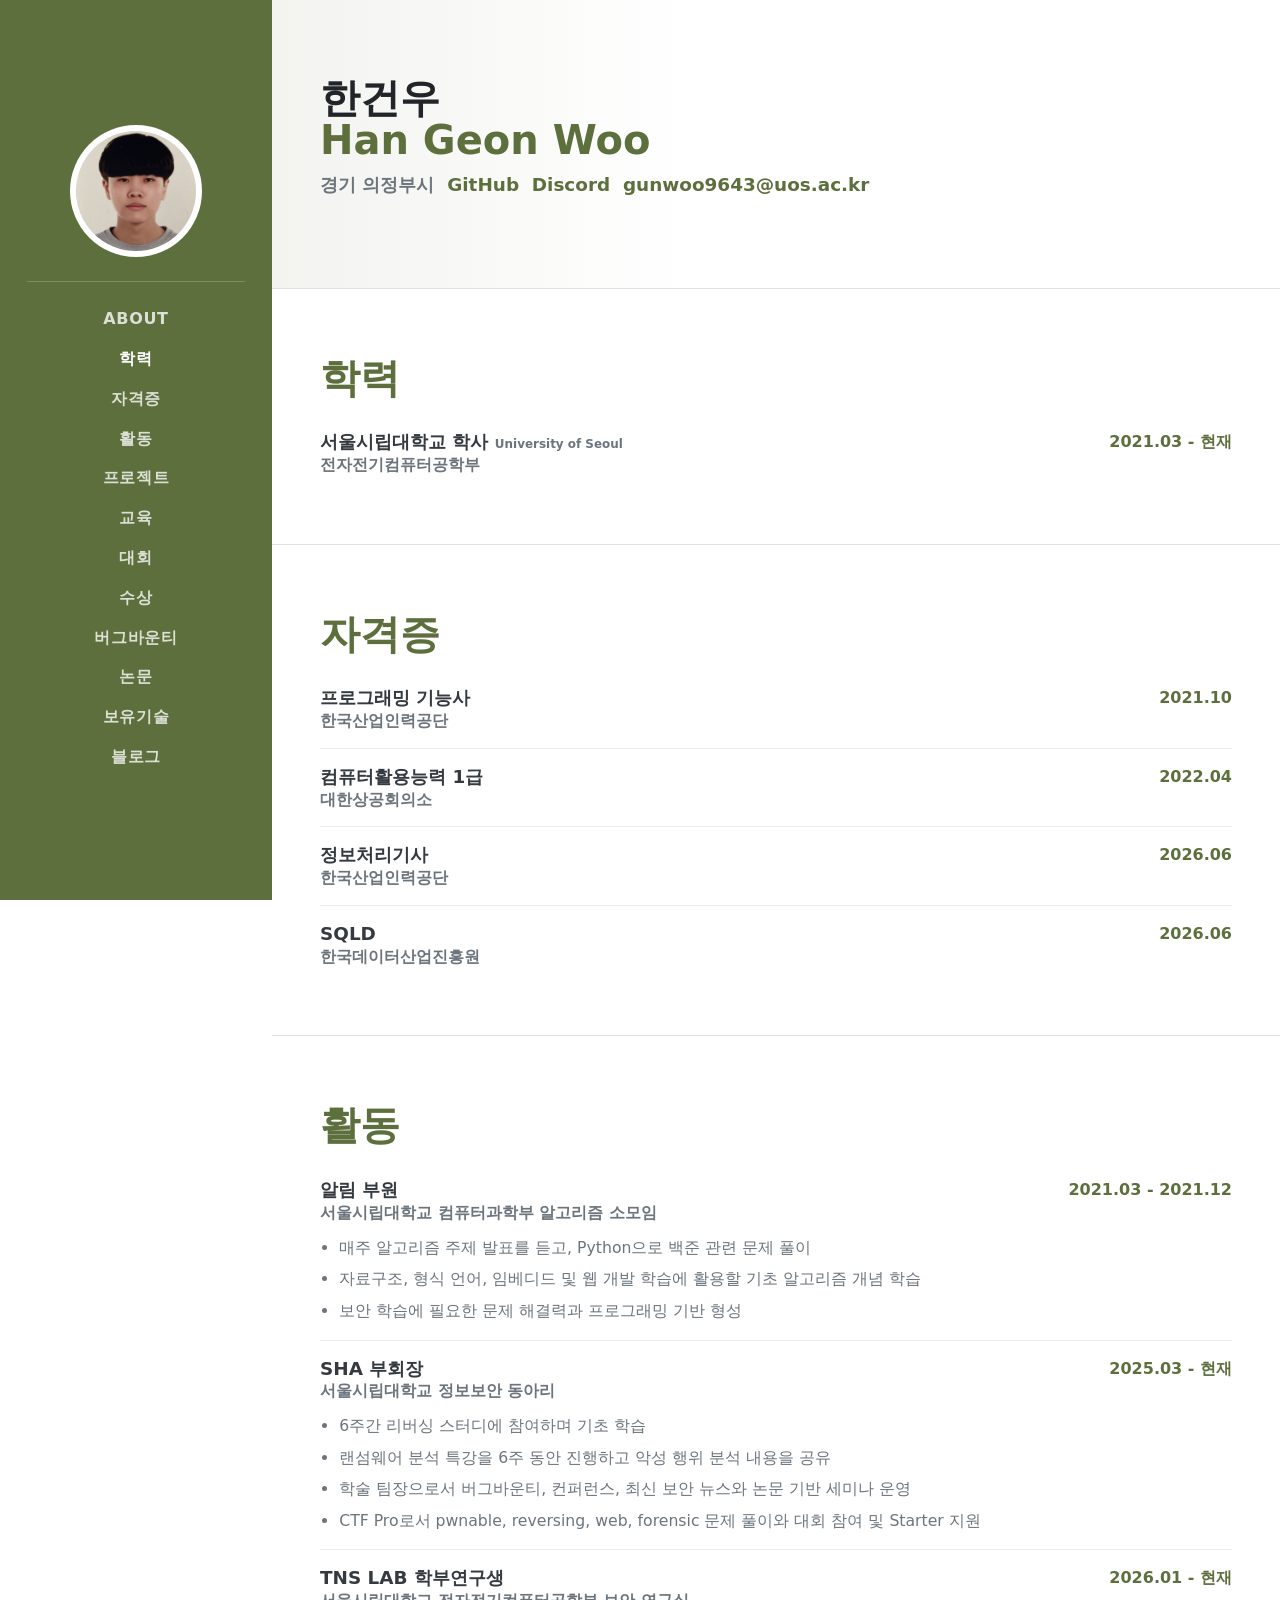
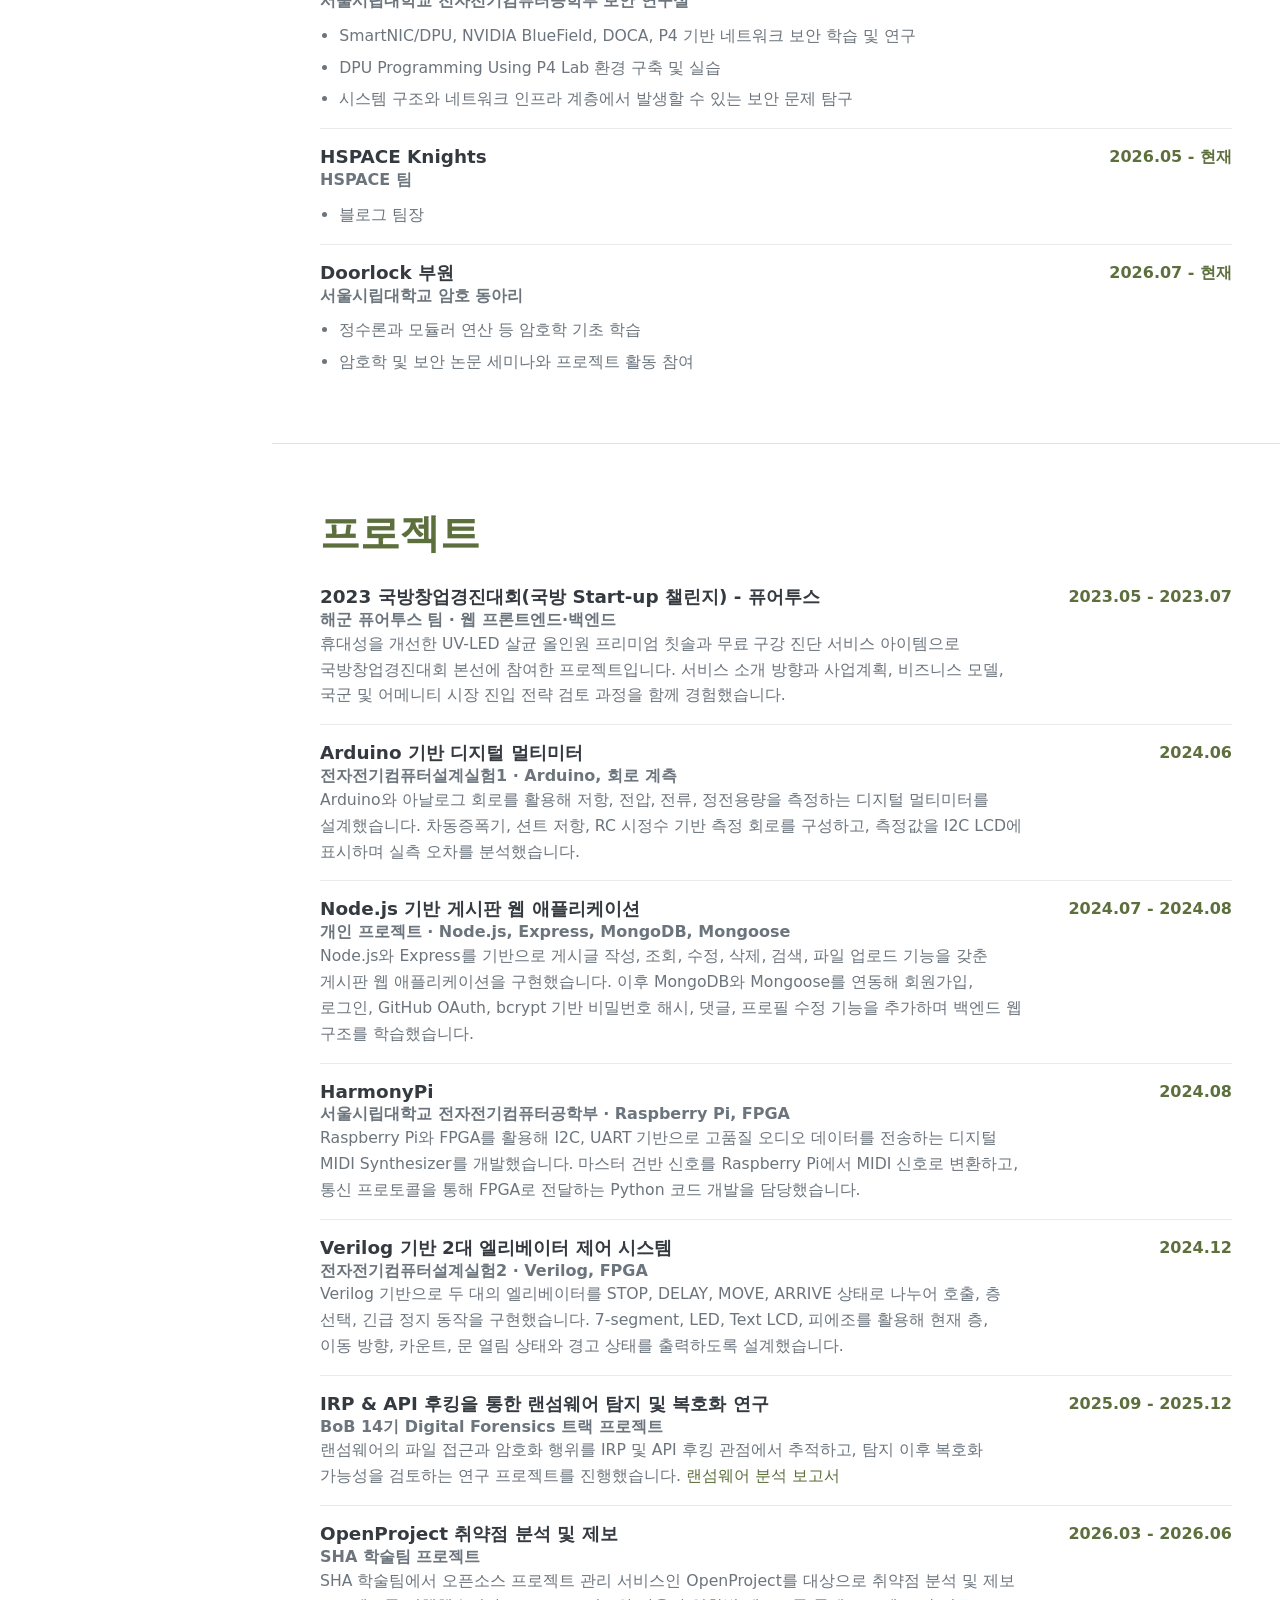
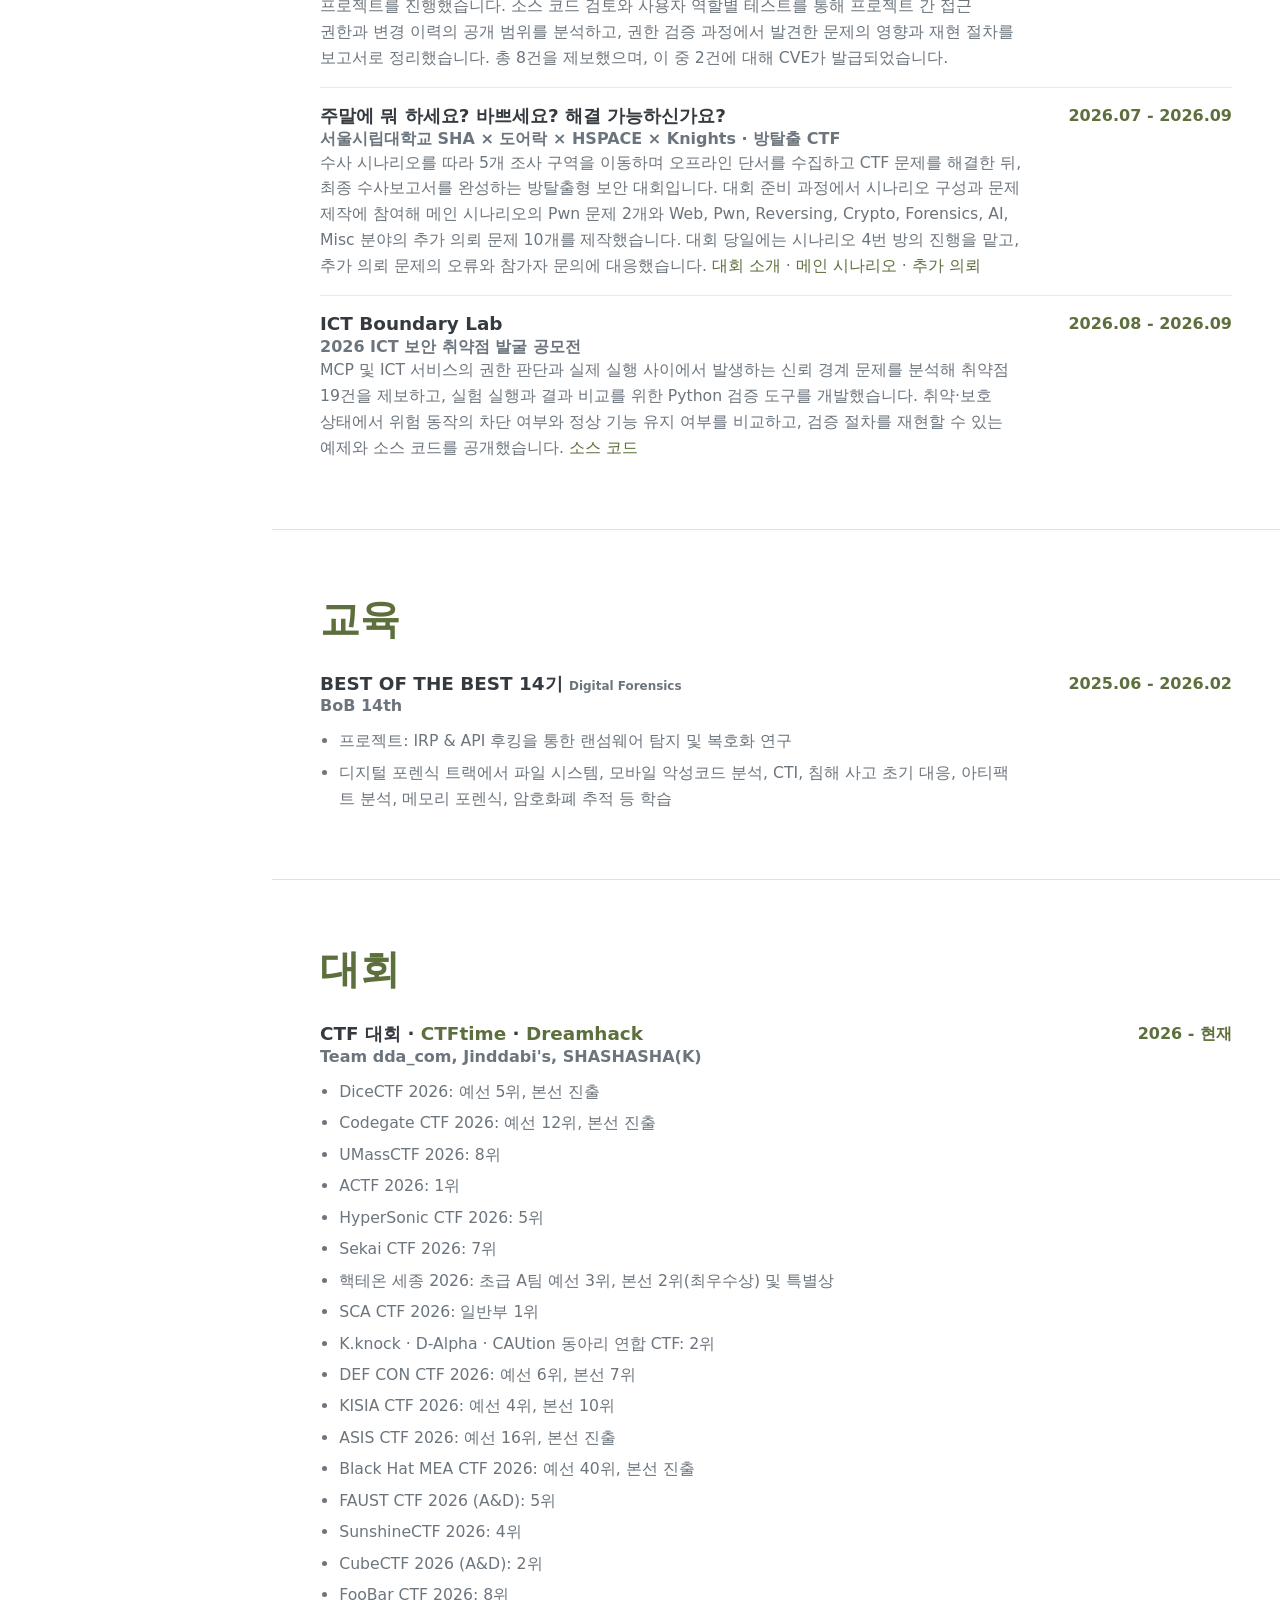
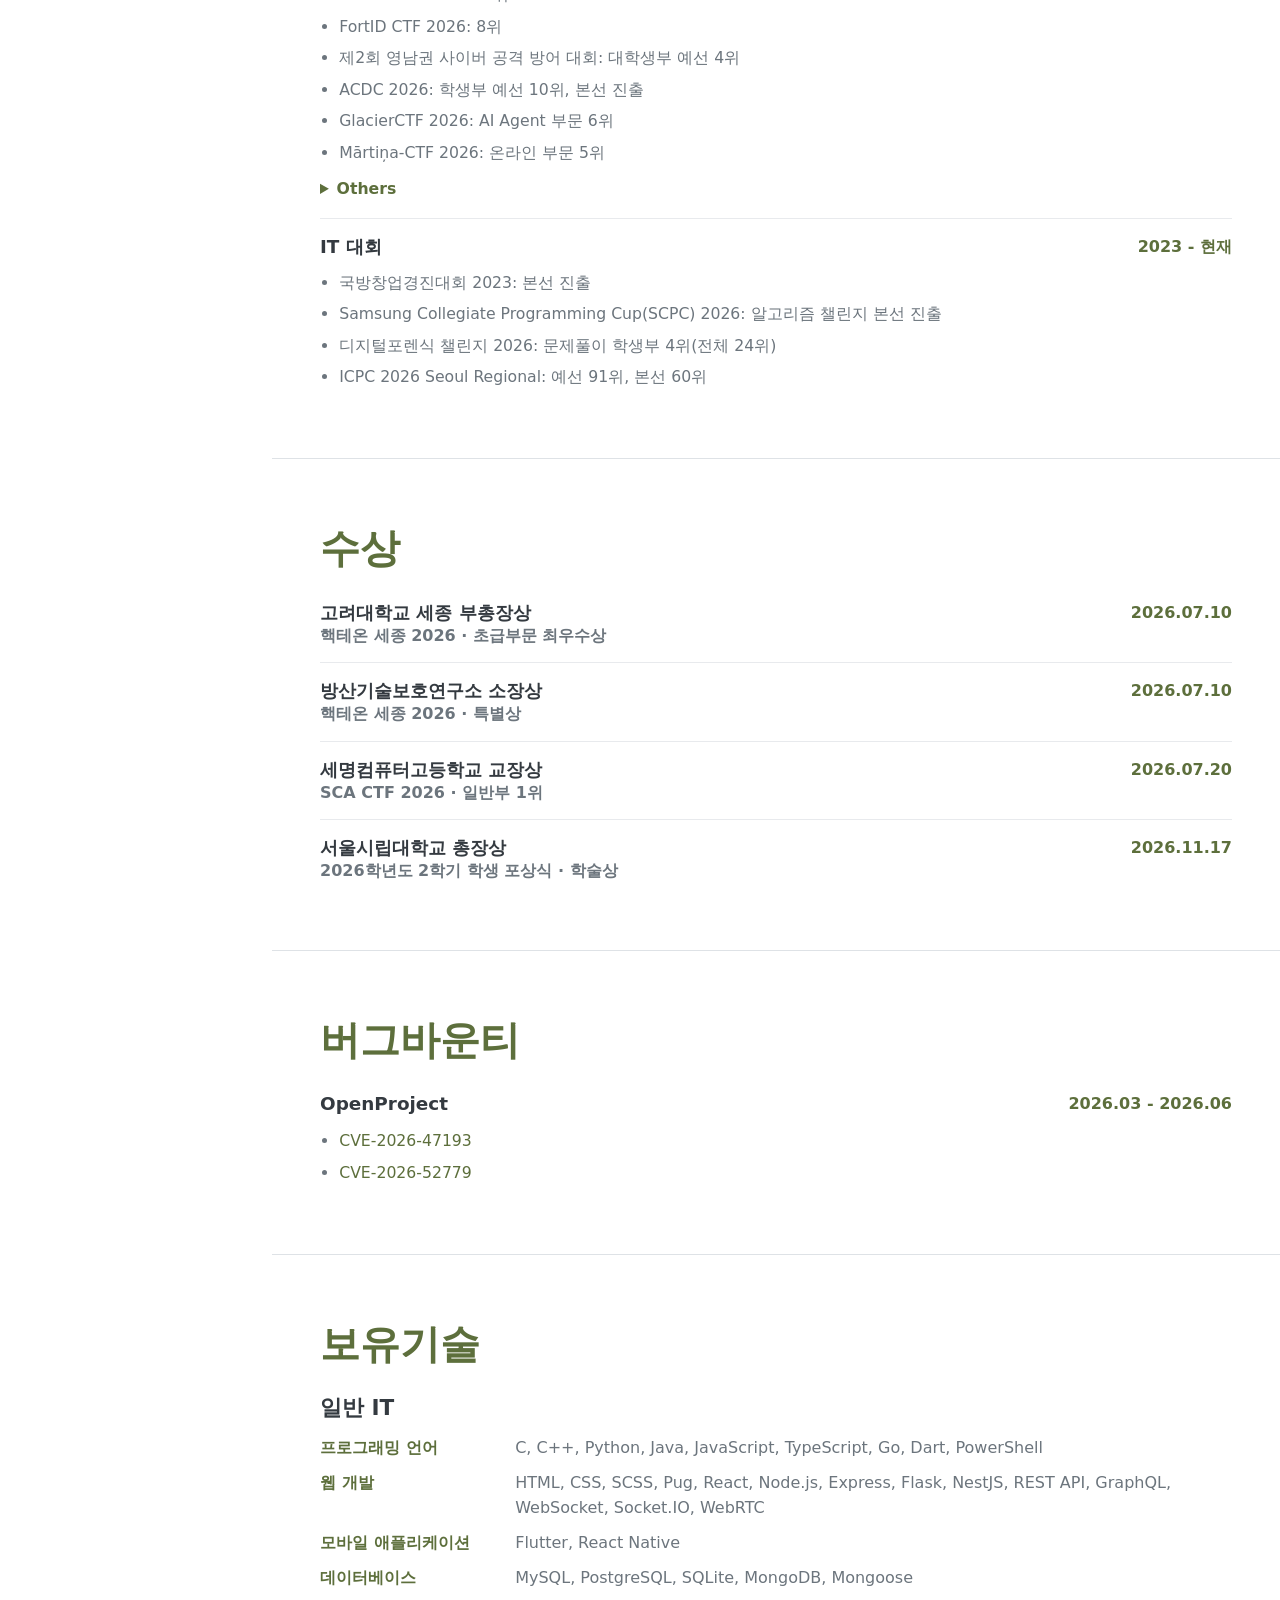
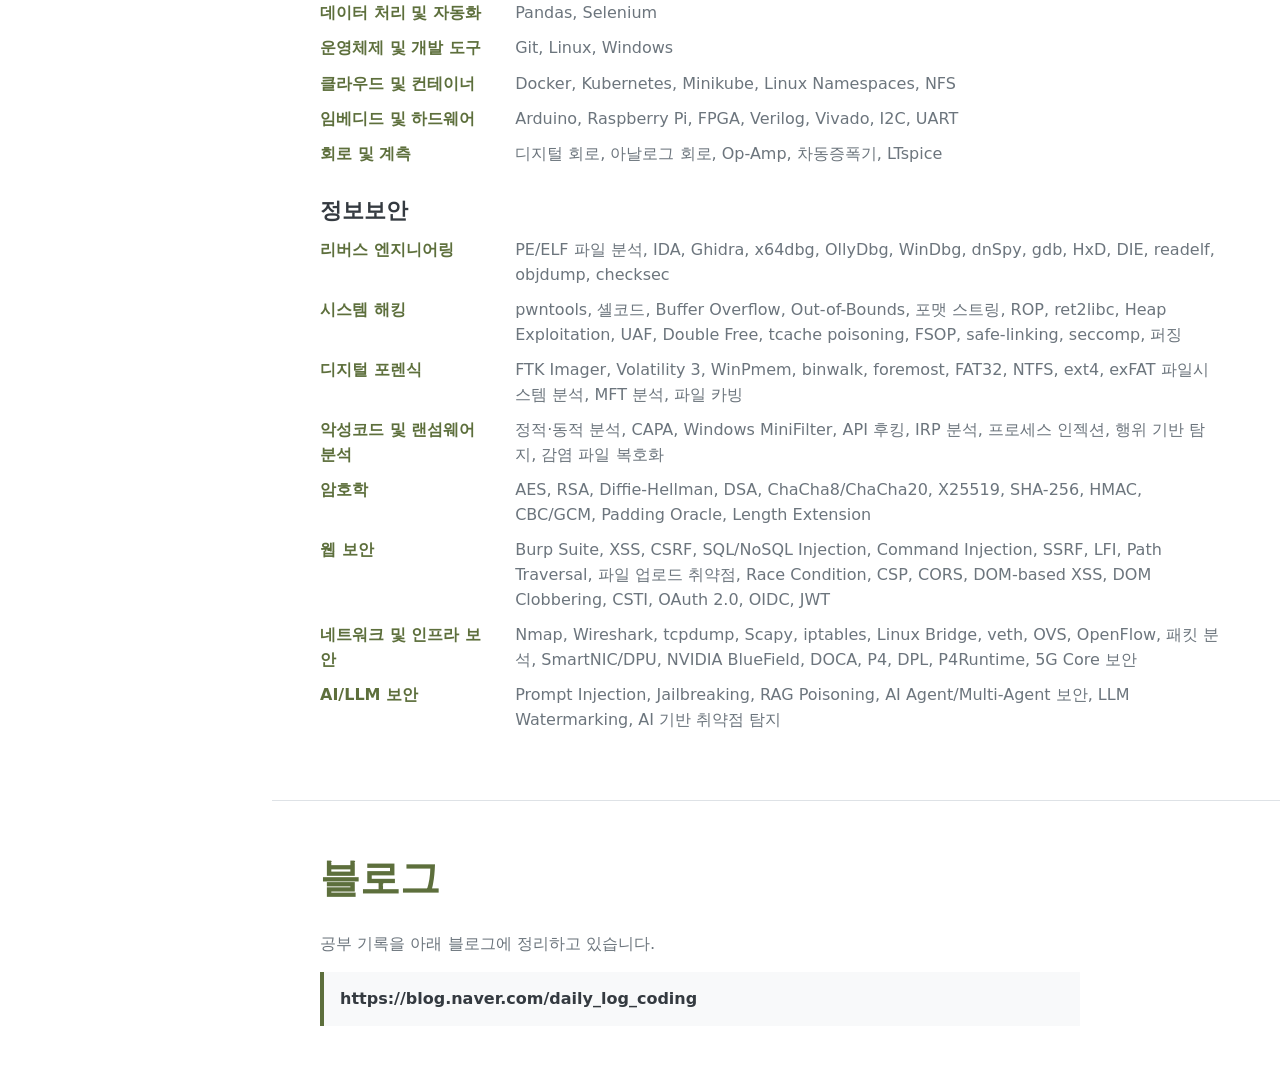
<file: index.html>
<!doctype html>
<html lang="ko">
  <head>
    <meta charset="utf-8" />
    <meta name="viewport" content="width=device-width, initial-scale=1" />
    <title>Han Geon Woo | Kakam</title>
    <meta
      name="description"
      content="한건우(Kakam)의 정보보안, 디지털포렌식, CTF, 시스템 해킹 학습 및 프로젝트 포트폴리오입니다."
    />
    <meta name="theme-color" content="#5d6f3c" />
    <meta property="og:title" content="Han Geon Woo | Kakam" />
    <meta
      property="og:description"
      content="서울시립대학교 전자전기컴퓨터공학부 재학, BoB 14기 디지털포렌식, CTF 및 보안 학습 기록."
    />
    <meta property="og:type" content="website" />
    <meta property="og:image" content="assets/profile.jpg" />
    <link rel="icon" href="assets/profile.jpg" />
    <link rel="stylesheet" href="styles.css" />
  </head>
  <body id="page-top">
    <button class="menu-toggle" type="button" aria-controls="side-nav" aria-expanded="false" aria-label="메뉴 열기">
      ☰
    </button>

    <aside class="side-nav" id="side-nav" aria-label="프로필 내비게이션">
      <a class="profile-link" href="#page-top" aria-label="맨 위로">
        <img class="profile-image" src="assets/profile.jpg" alt="한건우 프로필 사진" />
        <span class="mobile-name">Han Geon Woo</span>
      </a>
      <nav class="nav-links" aria-label="이력서 섹션">
        <a href="#about">About</a>
        <a href="#education">학력</a>
        <a href="#certification">자격증</a>
        <a href="#activity">활동</a>
        <a href="#projects">프로젝트</a>
        <a href="#training">교육</a>
        <a href="#competition">대회</a>
        <a href="#awards">수상</a>
        <a href="#bug-bounty">버그바운티</a>
        <a href="#publication">논문</a>
        <a href="#skill">보유기술</a>
        <a href="#blog">블로그</a>
      </nav>
    </aside>

    <main class="content">
      <section class="resume-section about" id="about">
        <div class="section-content">
          <h1>
            한건우
          </h1>
          <p class="name-en">Han Geon Woo</p>
          <div class="subheading contact-line">
            <span>경기 의정부시</span>
            <a href="https://github.com/GEONWOOHAN">GitHub</a>
            <a href="https://discord.com/users/1117332702937481318">Discord</a>
            <a href="mailto:gunwoo9643@uos.ac.kr">gunwoo9643@uos.ac.kr</a>
          </div>
        </div>
      </section>

      <hr />

      <section class="resume-section" id="education">
        <div class="section-content">
          <h2>학력</h2>
          <article class="item">
            <div>
              <h3>서울시립대학교 학사 <small>University of Seoul</small></h3>
              <p class="subheading">전자전기컴퓨터공학부</p>
            </div>
            <time>2021.03 - 현재</time>
          </article>
        </div>
      </section>

      <hr />

      <section class="resume-section" id="certification">
        <div class="section-content">
          <h2>자격증</h2>
          <article class="item">
            <div>
              <h3>프로그래밍 기능사</h3>
              <p class="subheading">한국산업인력공단</p>
            </div>
            <time>2021.10</time>
          </article>
          <article class="item">
            <div>
              <h3>컴퓨터활용능력 1급</h3>
              <p class="subheading">대한상공회의소</p>
            </div>
            <time>2022.04</time>
          </article>
          <article class="item">
            <div>
              <h3>정보처리기사</h3>
              <p class="subheading">한국산업인력공단</p>
            </div>
            <time>2026.06</time>
          </article>
          <article class="item">
            <div>
              <h3>SQLD</h3>
              <p class="subheading">한국데이터산업진흥원</p>
            </div>
            <time>2026.06</time>
          </article>
        </div>
      </section>

      <hr />

      <section class="resume-section" id="activity">
        <div class="section-content">
          <h2>활동</h2>
          <article class="item">
            <div>
              <h3>알림 부원</h3>
              <p class="subheading">서울시립대학교 컴퓨터과학부 알고리즘 소모임</p>
              <ul>
                <li>매주 알고리즘 주제 발표를 듣고, Python으로 백준 관련 문제 풀이</li>
                <li>자료구조, 형식 언어, 임베디드 및 웹 개발 학습에 활용할 기초 알고리즘 개념 학습</li>
                <li>보안 학습에 필요한 문제 해결력과 프로그래밍 기반 형성</li>
              </ul>
            </div>
            <time>2021.03 - 2021.12</time>
          </article>
          <article class="item">
            <div>
              <h3>SHA 부회장</h3>
              <p class="subheading">서울시립대학교 정보보안 동아리</p>
              <ul>
                <li>6주간 리버싱 스터디에 참여하며 기초 학습</li>
                <li>랜섬웨어 분석 특강을 6주 동안 진행하고 악성 행위 분석 내용을 공유</li>
                <li>학술 팀장으로서 버그바운티, 컨퍼런스, 최신 보안 뉴스와 논문 기반 세미나 운영</li>
                <li>CTF Pro로서 pwnable, reversing, web, forensic 문제 풀이와 대회 참여 및 Starter 지원</li>
              </ul>
            </div>
            <time>2025.03 - 현재</time>
          </article>
          <article class="item">
            <div>
              <h3>TNS LAB 학부연구생</h3>
              <p class="subheading">서울시립대학교 전자전기컴퓨터공학부 보안 연구실</p>
              <ul>
                <li>SmartNIC/DPU, NVIDIA BlueField, DOCA, P4 기반 네트워크 보안 학습 및 연구</li>
                <li>DPU Programming Using P4 Lab 환경 구축 및 실습</li>
                <li>시스템 구조와 네트워크 인프라 계층에서 발생할 수 있는 보안 문제 탐구</li>
              </ul>
            </div>
            <time>2026.01 - 현재</time>
          </article>
          <article class="item">
            <div>
              <h3>HSPACE Knights</h3>
              <p class="subheading">HSPACE 팀</p>
              <ul>
                <li>블로그 팀장</li>
              </ul>
            </div>
            <time>2026.05 - 현재</time>
          </article>
          <article class="item">
            <div>
              <h3>Doorlock 부원</h3>
              <p class="subheading">서울시립대학교 암호 동아리</p>
              <ul>
                <li>정수론과 모듈러 연산 등 암호학 기초 학습</li>
                <li>암호학 및 보안 논문 세미나와 프로젝트 활동 참여</li>
              </ul>
            </div>
            <time>2026.07 - 현재</time>
          </article>
        </div>
      </section>

      <hr />

      <section class="resume-section" id="projects">
        <div class="section-content">
          <h2>프로젝트</h2>
          <article class="item">
            <div>
              <h3>2023 국방창업경진대회(국방 Start-up 챌린지) - 퓨어투스</h3>
              <p class="subheading">해군 퓨어투스 팀 · 웹 프론트엔드·백엔드</p>
              <p>
                휴대성을 개선한 UV-LED 살균 올인원 프리미엄 칫솔과 무료 구강 진단
                서비스 아이템으로 국방창업경진대회 본선에 참여한 프로젝트입니다. 서비스 소개
                방향과 사업계획, 비즈니스 모델, 국군 및 어메니티 시장 진입 전략 검토 과정을
                함께 경험했습니다.
              </p>
            </div>
            <time>2023.05 - 2023.07</time>
          </article>
          <article class="item">
            <div>
              <h3>Arduino 기반 디지털 멀티미터</h3>
              <p class="subheading">전자전기컴퓨터설계실험1 · Arduino, 회로 계측</p>
              <p>
                Arduino와 아날로그 회로를 활용해 저항, 전압, 전류, 정전용량을 측정하는
                디지털 멀티미터를 설계했습니다. 차동증폭기, 션트 저항, RC 시정수 기반
                측정 회로를 구성하고, 측정값을 I2C LCD에 표시하며 실측 오차를
                분석했습니다.
              </p>
            </div>
            <time>2024.06</time>
          </article>
          <article class="item">
            <div>
              <h3>Node.js 기반 게시판 웹 애플리케이션</h3>
              <p class="subheading">개인 프로젝트 · Node.js, Express, MongoDB, Mongoose</p>
              <p>
                Node.js와 Express를 기반으로 게시글 작성, 조회, 수정, 삭제, 검색, 파일
                업로드 기능을 갖춘 게시판 웹 애플리케이션을 구현했습니다. 이후 MongoDB와
                Mongoose를 연동해 회원가입, 로그인, GitHub OAuth, bcrypt 기반 비밀번호
                해시, 댓글, 프로필 수정 기능을 추가하며 백엔드 웹 구조를 학습했습니다.
              </p>
            </div>
            <time>2024.07 - 2024.08</time>
          </article>
          <article class="item">
            <div>
              <h3>HarmonyPi</h3>
              <p class="subheading">
                서울시립대학교 전자전기컴퓨터공학부 · Raspberry Pi, FPGA
              </p>
              <p>
                Raspberry Pi와 FPGA를 활용해 I2C, UART 기반으로 고품질 오디오 데이터를
                전송하는 디지털 MIDI Synthesizer를 개발했습니다. 마스터 건반 신호를
                Raspberry Pi에서 MIDI 신호로 변환하고, 통신 프로토콜을 통해 FPGA로
                전달하는 Python 코드 개발을 담당했습니다.
              </p>
            </div>
            <time>2024.08</time>
          </article>
          <article class="item">
            <div>
              <h3>Verilog 기반 2대 엘리베이터 제어 시스템</h3>
              <p class="subheading">전자전기컴퓨터설계실험2 · Verilog, FPGA</p>
              <p>
                Verilog 기반으로 두 대의 엘리베이터를 STOP, DELAY, MOVE, ARRIVE 상태로
                나누어 호출, 층 선택, 긴급 정지 동작을 구현했습니다. 7-segment, LED,
                Text LCD, 피에조를 활용해 현재 층, 이동 방향, 카운트, 문 열림 상태와
                경고 상태를 출력하도록 설계했습니다.
              </p>
            </div>
            <time>2024.12</time>
          </article>
          <article class="item">
            <div>
              <h3>IRP &amp; API 후킹을 통한 랜섬웨어 탐지 및 복호화 연구</h3>
              <p class="subheading">BoB 14기 Digital Forensics 트랙 프로젝트</p>
              <p>
                랜섬웨어의 파일 접근과 암호화 행위를 IRP 및 API 후킹 관점에서 추적하고,
                탐지 이후 복호화 가능성을 검토하는 연구 프로젝트를 진행했습니다.
                <a href="https://github.com/GEONWOOHAN/ransomware-analysis-reports">랜섬웨어 분석 보고서</a>
              </p>
            </div>
            <time>2025.09 - 2025.12</time>
          </article>
          <article class="item">
            <div>
              <h3>OpenProject 취약점 분석 및 제보</h3>
              <p class="subheading">SHA 학술팀 프로젝트</p>
              <p>
                SHA 학술팀에서 오픈소스 프로젝트 관리 서비스인 OpenProject를 대상으로
                취약점 분석 및 제보 프로젝트를 진행했습니다. 소스 코드 검토와 사용자 역할별
                테스트를 통해 프로젝트 간 접근 권한과 변경 이력의 공개 범위를 분석하고,
                권한 검증 과정에서 발견한 문제의 영향과 재현 절차를 보고서로 정리했습니다.
                총 8건을 제보했으며, 이 중 2건에 대해 CVE가 발급되었습니다.
              </p>
            </div>
            <time>2026.03 - 2026.06</time>
          </article>
          <article class="item">
            <div>
              <h3>주말에 뭐 하세요? 바쁘세요? 해결 가능하신가요?</h3>
              <p class="subheading">
                서울시립대학교 SHA × 도어락 × HSPACE × Knights · 방탈출 CTF
              </p>
              <p>
                수사 시나리오를 따라 5개 조사 구역을 이동하며 오프라인 단서를 수집하고
                CTF 문제를 해결한 뒤, 최종 수사보고서를 완성하는 방탈출형 보안 대회입니다.
                대회 준비 과정에서 시나리오 구성과 문제 제작에 참여해 메인 시나리오의 Pwn
                문제 2개와 Web, Pwn, Reversing, Crypto, Forensics, AI, Misc 분야의 추가 의뢰
                문제 10개를 제작했습니다. 대회 당일에는 시나리오 4번 방의 진행을 맡고,
                추가 의뢰 문제의 오류와 참가자 문의에 대응했습니다.
                <a href="https://blog.hspace.io/posts/roomescape-ctf-part-1/">대회 소개</a> ·
                <a href="https://blog.hspace.io/posts/roomescape-ctf-part-2/">메인 시나리오</a> ·
                <a href="https://blog.hspace.io/posts/roomescape-ctf-part-3/">추가 의뢰</a>
              </p>
            </div>
            <time>2026.07 - 2026.09</time>
          </article>
          <article class="item">
            <div>
              <h3>ICT Boundary Lab</h3>
              <p class="subheading">2026 ICT 보안 취약점 발굴 공모전</p>
              <p>
                MCP 및 ICT 서비스의 권한 판단과 실제 실행 사이에서 발생하는 신뢰 경계
                문제를 분석해 취약점 19건을 제보하고, 실험 실행과 결과 비교를 위한
                Python 검증 도구를 개발했습니다.
                취약·보호 상태에서 위험 동작의 차단 여부와 정상 기능 유지 여부를 비교하고,
                검증 절차를 재현할 수 있는 예제와 소스 코드를 공개했습니다.
                <a href="https://github.com/GEONWOOHAN/ict-boundary-lab">소스 코드</a>
              </p>
            </div>
            <time>2026.08 - 2026.09</time>
          </article>
        </div>
      </section>

      <hr />

      <section class="resume-section" id="training">
        <div class="section-content">
          <h2>교육</h2>
          <article class="item">
            <div>
              <h3>BEST OF THE BEST 14기 <small>Digital Forensics</small></h3>
              <p class="subheading">BoB 14th</p>
              <ul>
                <li>
                  프로젝트: IRP &amp; API 후킹을 통한 랜섬웨어 탐지 및 복호화 연구
                </li>
                <li>
                  디지털 포렌식 트랙에서 파일 시스템, 모바일 악성코드 분석, CTI,
                  침해 사고 초기 대응, 아티팩트 분석, 메모리 포렌식, 암호화폐 추적 등 학습
                </li>
              </ul>
            </div>
            <time>2025.06 - 2026.02</time>
          </article>
        </div>
      </section>

      <hr />

      <section class="resume-section" id="competition">
        <div class="section-content">
          <h2>대회</h2>
          <article class="item">
            <div>
              <h3>CTF 대회 · <a href="https://ctftime.org/user/253618">CTFtime</a> · <a href="https://dreamhack.io/users/50469">Dreamhack</a></h3>
              <p class="subheading">Team dda_com, Jinddabi's, SHASHASHA(K)</p>
              <ul>
                <li>DiceCTF 2026: 예선 5위, 본선 진출</li>
                <li>Codegate CTF 2026: 예선 12위, 본선 진출</li>
                <li>UMassCTF 2026: 8위</li>
                <li>ACTF 2026: 1위</li>
                <li>HyperSonic CTF 2026: 5위</li>
                <li>Sekai CTF 2026: 7위</li>
                <li>핵테온 세종 2026: 초급 A팀 예선 3위, 본선 2위(최우수상) 및 특별상</li>
                <li>SCA CTF 2026: 일반부 1위</li>
                <li>K.knock · D-Alpha · CAUtion 동아리 연합 CTF: 2위</li>
                <li>DEF CON CTF 2026: 예선 6위, 본선 7위</li>
                <li>KISIA CTF 2026: 예선 4위, 본선 10위</li>
                <li>ASIS CTF 2026: 예선 16위, 본선 진출</li>
                <li>Black Hat MEA CTF 2026: 예선 40위, 본선 진출</li>
                <li>FAUST CTF 2026 (A&amp;D): 5위</li>
                <li>SunshineCTF 2026: 4위</li>
                <li>CubeCTF 2026 (A&amp;D): 2위</li>
                <li>FooBar CTF 2026: 8위</li>
                <li>FortID CTF 2026: 8위</li>
                <li>제2회 영남권 사이버 공격 방어 대회: 대학생부 예선 4위</li>
                <li>ACDC 2026: 학생부 예선 10위, 본선 진출</li>
                <li>GlacierCTF 2026: AI Agent 부문 6위</li>
                <li>Mārtiņa-CTF 2026: 온라인 부문 5위</li>
              </ul>
              <details class="participation-history">
                <summary>Others</summary>
                <ul>
                  <li>SPACE WAR @ TAURUS 2026 (Pwn): 25위</li>
                  <li>Dreamhack CTF Season 8 Round #4 (Crypto): 21위</li>
                  <li>Midnight Sun CTF 2026 Quals: 11위</li>
                  <li>Dreamhack CTF Season 8 Round #5 (All-Round): 36위</li>
                  <li>사이버공격방어대회(CCE) 2026: 예선 21위</li>
                  <li>SPACE WAR @ VIRGO 2026 (Web): 22위</li>
                  <li>H7CTF 2026 Quals: 102위</li>
                  <li>CSS CTF 2026: Return of Nexus: 51위</li>
                  <li>Cryovault CTF 2026 Quals: 60위</li>
                  <li>KubSTU CTF 2026: 161위</li>
                  <li>HITCON CTF 2026: 22위</li>
                  <li>Dragos CTF 2026: 175위</li>
                  <li>HI Cyber Con CTF 2026: 49위</li>
                  <li>SpookyCTF 2026: 27위</li>
                  <li>AutoHack 2026: 예선 12위</li>
                  <li>WHITEHAT 2026: 대학생부 예선 12위</li>
                  <li>MSG CTF 2026: 외부 부문 13위</li>
                  <li>Platypwn 2026: Open Competition 54위</li>
                  <li>Layer7 CTF 2026: 일반부 11위</li>
                  <li>Crate-CTF 2026: 대학부 17위</li>
                  <li>EyesOpenCTF 7th edition: 35위</li>
                  <li>WolvCTF 2026: 46위</li>
                </ul>
              </details>
            </div>
            <time>2026 - 현재</time>
          </article>
          <article class="item">
            <div>
              <h3>IT 대회</h3>
              <ul>
                <li>국방창업경진대회 2023: 본선 진출</li>
                <li>Samsung Collegiate Programming Cup(SCPC) 2026: 알고리즘 챌린지 본선 진출</li>
                <li>디지털포렌식 챌린지 2026: 문제풀이 학생부 4위(전체 24위)</li>
                <li>ICPC 2026 Seoul Regional: 예선 91위, 본선 60위</li>
              </ul>
            </div>
            <time>2023 - 현재</time>
          </article>
        </div>
      </section>

      <hr />

      <section class="resume-section" id="awards">
        <div class="section-content">
          <h2>수상</h2>
          <article class="item">
            <div>
              <h3>고려대학교 세종 부총장상</h3>
              <p class="subheading">핵테온 세종 2026 · 초급부문 최우수상</p>
            </div>
            <time datetime="2026-07-10">2026.07.10</time>
          </article>
          <article class="item">
            <div>
              <h3>방산기술보호연구소 소장상</h3>
              <p class="subheading">핵테온 세종 2026 · 특별상</p>
            </div>
            <time datetime="2026-07-10">2026.07.10</time>
          </article>
          <article class="item">
            <div>
              <h3>세명컴퓨터고등학교 교장상</h3>
              <p class="subheading">SCA CTF 2026 · 일반부 1위</p>
            </div>
            <time datetime="2026-07-20">2026.07.20</time>
          </article>
          <article class="item">
            <div>
              <h3>서울시립대학교 총장상</h3>
              <p class="subheading">2026학년도 2학기 학생 포상식 · 학술상</p>
            </div>
            <time datetime="2026-11-17">2026.11.17</time>
          </article>
        </div>
      </section>

      <hr />

      <section class="resume-section" id="bug-bounty">
        <div class="section-content">
          <h2>버그바운티</h2>
          <article class="item">
            <div>
              <h3>OpenProject</h3>
              <ul>
                <li><a href="https://github.com/opf/openproject/security/advisories/GHSA-f2rx-x2qj-2hgj">CVE-2026-47193</a></li>
                <li><a href="https://github.com/opf/openproject/security/advisories/GHSA-jrx5-px3f-vfq4">CVE-2026-52779</a></li>
              </ul>
            </div>
            <time>2026.03 - 2026.06</time>
          </article>
        </div>
      </section>

      <hr />

      <section class="resume-section" id="skill">
        <div class="section-content">
          <h2>보유기술</h2>
          <article class="skill-block">
            <h3>일반 IT</h3>
            <dl class="skill-list">
              <dt>프로그래밍 언어</dt>
              <dd>C, C++, Python, Java, JavaScript, TypeScript, Go, Dart, PowerShell</dd>
              <dt>웹 개발</dt>
              <dd>HTML, CSS, SCSS, Pug, React, Node.js, Express, Flask, NestJS, REST API, GraphQL, WebSocket, Socket.IO, WebRTC</dd>
              <dt>모바일 애플리케이션</dt>
              <dd>Flutter, React Native</dd>
              <dt>데이터베이스</dt>
              <dd>MySQL, PostgreSQL, SQLite, MongoDB, Mongoose</dd>
              <dt>데이터 처리 및 자동화</dt>
              <dd>Pandas, Selenium</dd>
              <dt>운영체제 및 개발 도구</dt>
              <dd>Git, Linux, Windows</dd>
              <dt>클라우드 및 컨테이너</dt>
              <dd>Docker, Kubernetes, Minikube, Linux Namespaces, NFS</dd>
              <dt>임베디드 및 하드웨어</dt>
              <dd>Arduino, Raspberry Pi, FPGA, Verilog, Vivado, I2C, UART</dd>
              <dt>회로 및 계측</dt>
              <dd>디지털 회로, 아날로그 회로, Op-Amp, 차동증폭기, LTspice</dd>
            </dl>
          </article>
          <article class="skill-block">
            <h3>정보보안</h3>
            <dl class="skill-list">
              <dt>리버스 엔지니어링</dt>
              <dd>PE/ELF 파일 분석, IDA, Ghidra, x64dbg, OllyDbg, WinDbg, dnSpy, gdb, HxD, DIE, readelf, objdump, checksec</dd>
              <dt>시스템 해킹</dt>
              <dd>
                pwntools, 셸코드, Buffer Overflow, Out-of-Bounds, 포맷 스트링, ROP,
                ret2libc, Heap Exploitation, UAF, Double Free, tcache poisoning, FSOP,
                safe-linking, seccomp, 퍼징
              </dd>
              <dt>디지털 포렌식</dt>
              <dd>FTK Imager, Volatility 3, WinPmem, binwalk, foremost, FAT32, NTFS, ext4, exFAT 파일시스템 분석, MFT 분석, 파일 카빙</dd>
              <dt>악성코드 및 랜섬웨어 분석</dt>
              <dd>
                정적·동적 분석, CAPA, Windows MiniFilter, API 후킹,
                IRP 분석, 프로세스 인젝션, 행위 기반 탐지, 감염 파일 복호화
              </dd>
              <dt>암호학</dt>
              <dd>AES, RSA, Diffie-Hellman, DSA, ChaCha8/ChaCha20, X25519, SHA-256, HMAC, CBC/GCM, Padding Oracle, Length Extension</dd>
              <dt>웹 보안</dt>
              <dd>
                Burp Suite, XSS, CSRF, SQL/NoSQL Injection, Command Injection,
                SSRF, LFI, Path Traversal, 파일 업로드 취약점, Race Condition,
                CSP, CORS, DOM-based XSS, DOM Clobbering, CSTI, OAuth 2.0, OIDC, JWT
              </dd>
              <dt>네트워크 및 인프라 보안</dt>
              <dd>Nmap, Wireshark, tcpdump, Scapy, iptables, Linux Bridge, veth, OVS, OpenFlow, 패킷 분석, SmartNIC/DPU, NVIDIA BlueField, DOCA, P4, DPL, P4Runtime, 5G Core 보안</dd>
              <dt>AI/LLM 보안</dt>
              <dd>Prompt Injection, Jailbreaking, RAG Poisoning, AI Agent/Multi-Agent 보안, LLM Watermarking, AI 기반 취약점 탐지</dd>
            </dl>
          </article>
        </div>
      </section>

      <hr />

      <section class="resume-section" id="blog">
        <div class="section-content">
          <h2>블로그</h2>
          <p class="lead compact">
            공부 기록을 아래 블로그에 정리하고 있습니다.
          </p>
          <div class="post-list single-link">
            <a href="https://blog.naver.com/daily_log_coding">https://blog.naver.com/daily_log_coding</a>
          </div>
        </div>
      </section>
    </main>

    <script src="script.js"></script>
  </body>
</html>
</file>
<file: styles.css>
:root {
  --accent: #5d6f3c;
  --accent-dark: #3f4c28;
  --ink: #343a40;
  --muted: #6c757d;
  --line: #dee2e6;
  --paper: #ffffff;
  --soft: #f7f2f0;
  --sidebar-width: 17rem;
}

* {
  box-sizing: border-box;
}

html {
  scroll-behavior: smooth;
}

body {
  margin: 0;
  color: var(--ink);
  background: var(--paper);
  font-family: Muli, "Noto Sans KR", "Segoe UI", system-ui, -apple-system, sans-serif;
  font-size: 1rem;
  line-height: 1.55;
  letter-spacing: 0;
}

a {
  color: var(--accent);
  text-decoration: none;
}

a:hover,
a:focus-visible {
  color: var(--accent-dark);
  text-decoration: underline;
  text-underline-offset: 0.18em;
}

h1,
h2,
h3,
p {
  overflow-wrap: anywhere;
}

h1,
h2,
h3 {
  margin: 0;
  font-family: "Noto Sans KR", "Segoe UI", system-ui, -apple-system, sans-serif;
  font-weight: 800;
  text-transform: uppercase;
  line-height: 1.08;
}

h1 {
  color: #212529;
  font-size: clamp(1.65rem, 3.5vw, 2.5rem);
}

.name-en,
.text-accent {
  color: var(--accent);
}

h2 {
  margin-bottom: 1.9rem;
  color: var(--accent);
  font-size: clamp(1.85rem, 4vw, 2.5rem);
}

h3 {
  color: #343a40;
  font-size: 1.35rem;
}

small {
  color: var(--muted);
  font-size: 65%;
  text-transform: none;
}

hr {
  margin: 0;
  border: 0;
  border-top: 1px solid var(--line);
}

ul {
  margin: 0.7rem 0 0;
  padding-left: 1.2rem;
}

li + li {
  margin-top: 0.35rem;
}

.menu-toggle {
  display: none;
}

.side-nav {
  position: fixed;
  inset: 0 auto 0 0;
  z-index: 20;
  width: var(--sidebar-width);
  display: flex;
  flex-direction: column;
  align-items: center;
  justify-content: center;
  padding: 2rem 1.2rem;
  overflow-y: auto;
  background: var(--accent);
}

.profile-link {
  display: grid;
  gap: 1rem;
  place-items: center;
  color: #fff;
  text-align: center;
  text-decoration: none;
}

.profile-link:hover,
.profile-link:focus-visible {
  color: #fff;
  text-decoration: none;
}

.profile-image {
  width: 8.25rem;
  height: 8.25rem;
  object-fit: cover;
  border: 0.4rem solid rgba(255, 255, 255, 0.22);
  border-radius: 50%;
  background: #fff;
}

.mobile-name {
  display: none;
  font-family: "Noto Sans KR", "Segoe UI", system-ui, -apple-system, sans-serif;
  font-size: 1.35rem;
  font-weight: 800;
  text-transform: uppercase;
}

.nav-links {
  display: grid;
  gap: 0.3rem;
  width: calc(100% - 1rem);
  margin-top: 1.5rem;
  padding-top: 1.25rem;
  text-align: center;
  border-top: 1px solid rgba(255, 255, 255, 0.2);
}

.nav-links a {
  padding: 0.32rem 0.5rem;
  color: rgba(255, 255, 255, 0.78);
  font-weight: 800;
  letter-spacing: 0.04em;
  text-transform: uppercase;
}

.nav-links a:hover,
.nav-links a:focus-visible,
.nav-links a.is-active {
  color: #fff;
  text-decoration: none;
}

.content {
  margin-left: var(--sidebar-width);
}

.resume-section {
  display: flex;
  align-items: flex-start;
  padding: 4.25rem 3rem;
}

.resume-section.about {
  padding-top: 4.8rem;
  padding-bottom: 4.35rem;
  background:
    linear-gradient(90deg, rgba(93, 111, 60, 0.08), rgba(255, 255, 255, 0) 42%),
    #fff;
}

#blog.resume-section {
  min-height: auto;
  padding-top: 3.5rem;
  padding-bottom: 3.5rem;
}

.resume-section#blog .lead {
  margin-bottom: 1rem;
}

.section-content {
  width: min(100%, 980px);
  min-width: 0;
}

.kicker {
  margin: 0 0 0.7rem;
  color: var(--accent);
  font-weight: 800;
  letter-spacing: 0.05em;
  text-transform: uppercase;
}

.subheading {
  margin: 0.3rem 0 1.15rem;
  color: var(--muted);
  font-family: "Noto Sans KR", "Segoe UI", system-ui, -apple-system, sans-serif;
  font-size: 1.15rem;
  font-weight: 600;
  text-transform: none;
  overflow-wrap: anywhere;
}

.item .subheading {
  font-size: 1rem;
  line-height: 1.35;
}

.item > div > .subheading:last-child {
  margin-bottom: 0;
}

.contact-line {
  display: flex;
  flex-wrap: wrap;
  gap: 0.25rem 0.8rem;
}

.contact-line > * {
  min-width: 0;
}

.name-en {
  margin: 0 0 0.7rem;
  font-family: "Noto Sans KR", "Segoe UI", system-ui, -apple-system, sans-serif;
  font-size: clamp(1.65rem, 3.5vw, 2.5rem);
  font-weight: 800;
  line-height: 1;
  text-transform: none;
}

.lead {
  max-width: 760px;
  margin: 0 0 1.25rem;
  color: var(--muted);
  font-size: 1.02rem;
  word-break: keep-all;
}

.lead.compact {
  font-size: 1.02rem;
}

.item {
  display: grid;
  grid-template-columns: minmax(0, 1fr) 11rem;
  gap: 2rem;
  padding-bottom: 1rem;
}

.item:last-child {
  padding-bottom: 0;
}

.item + .item {
  padding-top: 1rem;
  border-top: 1px solid rgba(222, 226, 230, 0.7);
}

.item h3 {
  font-family: "Noto Sans KR", "Segoe UI", system-ui, -apple-system, sans-serif;
  font-size: 1.15rem;
  line-height: 1.3;
  text-transform: none;
}

.item time {
  color: var(--accent);
  font-weight: 800;
  text-align: right;
}

.item p {
  max-width: 760px;
  margin: 0;
  color: var(--muted);
  font-size: 0.98rem;
  line-height: 1.65;
  word-break: keep-all;
}

.item ul {
  color: var(--muted);
  font-size: 0.98rem;
  line-height: 1.65;
}

#bug-bounty .item > div {
  display: contents;
}

#bug-bounty .item {
  row-gap: 0;
}

#bug-bounty .item h3,
#bug-bounty .item .subheading {
  grid-column: 1;
}

#bug-bounty .item ul {
  grid-column: 1 / -1;
}

#bug-bounty .item time {
  grid-column: 2;
  grid-row: 1;
}

#bug-bounty .item li {
  overflow-wrap: anywhere;
}

#bug-bounty .item li strong,
#bug-bounty .item li a {
  font: inherit;
}

.participation-history {
  margin-top: 0.75rem;
  font-size: 0.98rem;
}

.participation-history summary {
  width: fit-content;
  max-width: 100%;
  color: var(--accent);
  font-weight: 600;
  cursor: pointer;
}

.participation-history summary:focus-visible {
  outline: 2px solid var(--accent);
  outline-offset: 4px;
}

.item.highlight {
  padding: 1.3rem 1.45rem;
  margin-bottom: 1.5rem;
  border-left: 0.35rem solid var(--accent);
  background: var(--soft);
}

.skill-block {
  max-width: 900px;
  padding-bottom: 2rem;
}

.skill-block:last-child {
  padding-bottom: 0;
}

.skill-block p {
  max-width: 780px;
  margin: 0.7rem 0 0;
  color: var(--muted);
  word-break: keep-all;
}

.skill-list {
  display: grid;
  grid-template-columns: 11rem minmax(0, 1fr);
  gap: 0.65rem 1.2rem;
  margin: 1rem 0 0;
}

.skill-list dt {
  color: var(--accent);
  font-weight: 800;
}

.skill-list dd {
  margin: 0;
  color: var(--muted);
  overflow-wrap: anywhere;
}

.post-list {
  display: grid;
  gap: 0.7rem;
  max-width: 760px;
}

.post-list a {
  padding: 0.9rem 1rem;
  border-left: 0.25rem solid var(--accent);
  background: #f8f9fa;
  color: var(--ink);
  font-weight: 800;
}

.post-list a:hover,
.post-list a:focus-visible {
  color: var(--accent);
  text-decoration: none;
}

@media (max-width: 991px) {
  html {
    scroll-padding-top: 4.5rem;
  }

  .menu-toggle {
    position: fixed;
    top: 0.85rem;
    left: min(20rem, calc(100vw - 4.1rem));
    z-index: 40;
    display: inline-flex;
    width: 2.6rem;
    min-height: 2.4rem;
    align-items: center;
    justify-content: center;
    padding: 0.35rem 0.75rem;
    border: 1px solid rgba(255, 255, 255, 0.35);
    border-radius: 0.25rem;
    color: #fff;
    background: rgba(63, 76, 40, 0.9);
    font-weight: 800;
  }

  .side-nav {
    inset: 0 0 auto 0;
    width: 100%;
    min-height: 4.5rem;
    align-items: stretch;
    justify-content: flex-start;
    padding: 0.75rem 1rem;
  }

  .profile-link {
    width: fit-content;
    display: flex;
    gap: 0.75rem;
    text-align: left;
  }

  .profile-image {
    width: 3rem;
    height: 3rem;
    border-width: 0.18rem;
  }

  .mobile-name {
    display: inline-flex;
  }

  .nav-links {
    display: none;
    margin: 1rem 0 0;
    padding: 0.5rem 0 0.2rem;
    text-align: left;
    border-top: 1px solid rgba(255, 255, 255, 0.2);
  }

  .side-nav.is-open .nav-links {
    display: grid;
  }

  .content {
    margin-left: 0;
    padding-top: 4.5rem;
    width: 100%;
    overflow-x: hidden;
  }

  .resume-section {
    min-height: auto;
    padding: 3.5rem 1.5rem;
    width: 100%;
    overflow-x: hidden;
  }

  #blog.resume-section {
    padding-top: 3rem;
    padding-bottom: 3rem;
  }

  .section-content,
  .contact-line,
  .post-list {
    max-width: calc(100vw - 3rem);
  }

  .item {
    grid-template-columns: 1fr;
    gap: 0.5rem;
  }

  .item time {
    text-align: left;
  }

  #bug-bounty .item time {
    grid-column: 1;
    grid-row: 2;
    margin-top: 0.5rem;
  }
}

@media (max-width: 640px) {
  .section-content,
  .contact-line,
  .post-list,
  .lead {
    max-width: 100%;
  }

  h1 {
    font-size: 1.75rem;
  }

  h2 {
    margin-bottom: 1.65rem;
    font-size: 2rem;
  }

  h3 {
    font-size: 1.22rem;
  }

  .item h3 {
    font-size: 1.08rem;
  }

  .subheading {
    font-size: 0.98rem;
  }

  .item .subheading {
    font-size: 0.92rem;
  }

  .name-en {
    font-size: 1.75rem;
  }

  .lead {
    font-size: 0.98rem;
  }

  .resume-section {
    padding-inline: 1.1rem;
  }

  .skill-list {
    grid-template-columns: 1fr;
    gap: 0.2rem;
  }

  .skill-list dd {
    margin-bottom: 0.7rem;
  }
}
</file>
